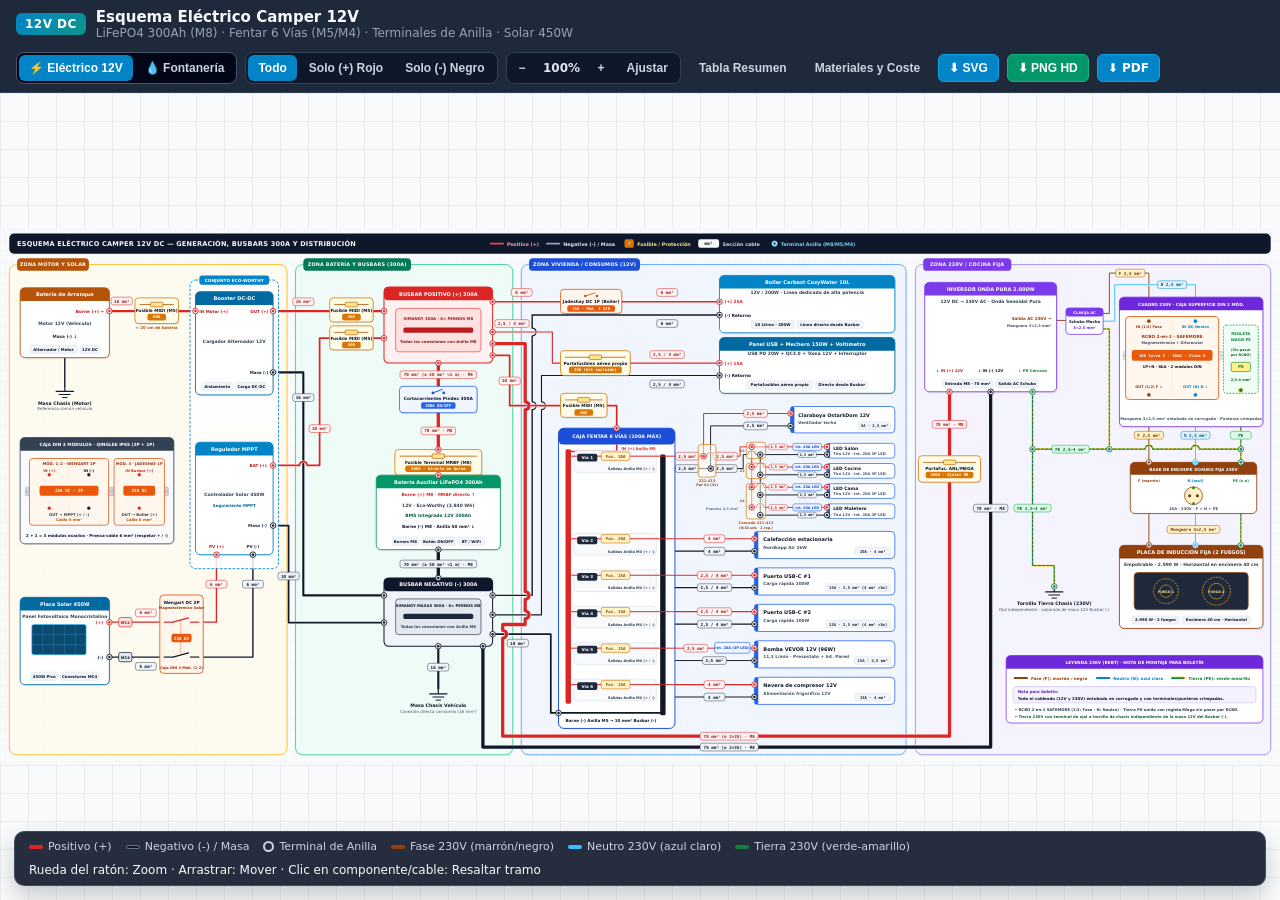
<file: index.html>
<!DOCTYPE html>
<html lang="es">
<head>
  <meta charset="UTF-8" />
  <meta name="viewport" content="width=device-width, initial-scale=1.0" />
  <title>Esquema Eléctrico Camper 12V — LiFePO4 300Ah + Solar 450W</title>
  <link rel="stylesheet" href="styles.css" />
</head>
<body>
  <div class="app-shell">
    <header class="toolbar">
      <div class="brand">
        <span class="brand-badge" id="brand-badge">12V DC</span>
        <div>
          <div class="brand-title" id="brand-title">Esquema Eléctrico Camper 12V</div>
          <div class="brand-sub" id="brand-sub">LiFePO4 300Ah (M8) · Fentar 6 Vías (M5/M4) · Terminales de Anilla · Solar 450W</div>
        </div>
      </div>

      <div class="toolbar-controls">
        <div class="btn-group scheme-switcher" aria-label="Seleccionar esquema">
          <button class="btn active" id="scheme-electric" data-scheme="electric" title="Ver esquema eléctrico 12V">⚡ Eléctrico 12V</button>
          <button class="btn" id="scheme-plumbing" data-scheme="plumbing" title="Ver esquema de fontanería Sprinter L2H2">💧 Fontanería</button>
        </div>

        <div class="btn-group" id="filter-group" aria-label="Filtro de circuitos">
          <button class="btn active" id="filter-all" data-filter="all" title="Mostrar todos los tramos">Todo</button>
          <button class="btn" id="filter-pos" data-filter="pos" title="Resaltar cables positivos (+)">Solo (+) Rojo</button>
          <button class="btn" id="filter-neg" data-filter="neg" title="Resaltar cables negativos (-)">Solo (-) Negro</button>
        </div>

        <div class="btn-group" aria-label="Controles de zoom">
          <button class="btn" id="zoom-out" title="Alejar (-)">−</button>
          <span class="zoom-readout" id="zoom-readout">100%</span>
          <button class="btn" id="zoom-in" title="Acercar (+)">+</button>
          <button class="btn" id="zoom-fit" title="Ajustar a pantalla">Ajustar</button>
          <button class="btn" id="clear-selection" title="Limpiar selección" style="display: none;">✕ Limpiar</button>
        </div>

        <button class="btn" id="toggle-drawer" title="Ver tabla de resumen">Tabla Resumen</button>
        <button class="btn" id="toggle-bom" title="Ver lista de materiales y especificaciones">Materiales y Coste</button>
        <button class="btn btn-primary" id="export-svg" title="Descargar esquema vectorial SVG">⬇ SVG</button>
        <button class="btn btn-emerald" id="export-png" title="Descargar imagen PNG de alta resolución">⬇ PNG HD</button>
        <a class="btn btn-primary" id="export-pdf" href="esquema-electrico-camper-12v.pdf" target="_blank" style="text-decoration: none;" title="Abrir dossier completo en PDF para imprimir">⬇ PDF</a>
      </div>
    </header>

    <main class="workspace">
      <div class="viewport" id="viewport">
        <svg id="diagram-svg" xmlns="http://www.w3.org/2000/svg" viewBox="0 0 3300 1380" preserveAspectRatio="xMidYMid meet"></svg>

        <div class="status-pill" id="status-pill">
          <span class="legend-chip" id="legend-chip-1"><span class="swatch pos"></span> Positivo (+)</span>
          <span class="legend-chip" id="legend-chip-2"><span class="swatch neg"></span> Negativo (-) / Masa</span>
          <span class="legend-chip" id="legend-chip-3"><span class="ring-swatch"></span> Terminal de Anilla</span>
          <span class="legend-chip" id="legend-chip-4"><span class="swatch phase"></span> Fase 230V</span>
          <span class="legend-chip" id="legend-chip-5"><span class="swatch neutral"></span> Neutro 230V</span>
          <span class="legend-chip" id="legend-chip-6"><span class="swatch earth"></span> Tierra independiente</span>
          <span id="selection-info">Rueda del ratón: Zoom · Arrastrar: Mover · Clic en componente/cable: Resaltar tramo</span>
        </div>
      </div>

      <aside class="drawer collapsed" id="summary-drawer">
        <div class="drawer-header">
          <h2 id="drawer-title">Resumen de Protecciones y Secciones</h2>
          <button class="btn" id="close-drawer">✕</button>
        </div>
        <div class="drawer-tabs">
          <button class="tab-btn active" id="tab-circuits" data-tab="circuits">Tramos y Fusibles</button>
          <button class="tab-btn" id="tab-bom" data-tab="bom">Materiales, Anillas y Coste</button>
        </div>
        <div class="drawer-body" id="drawer-body"></div>
      </aside>
    </main>
  </div>

  <script src="svg-utils.js"></script>
  <script src="plumbing.js"></script>
  <script src="app.js"></script>
</body>
</html>
</file>
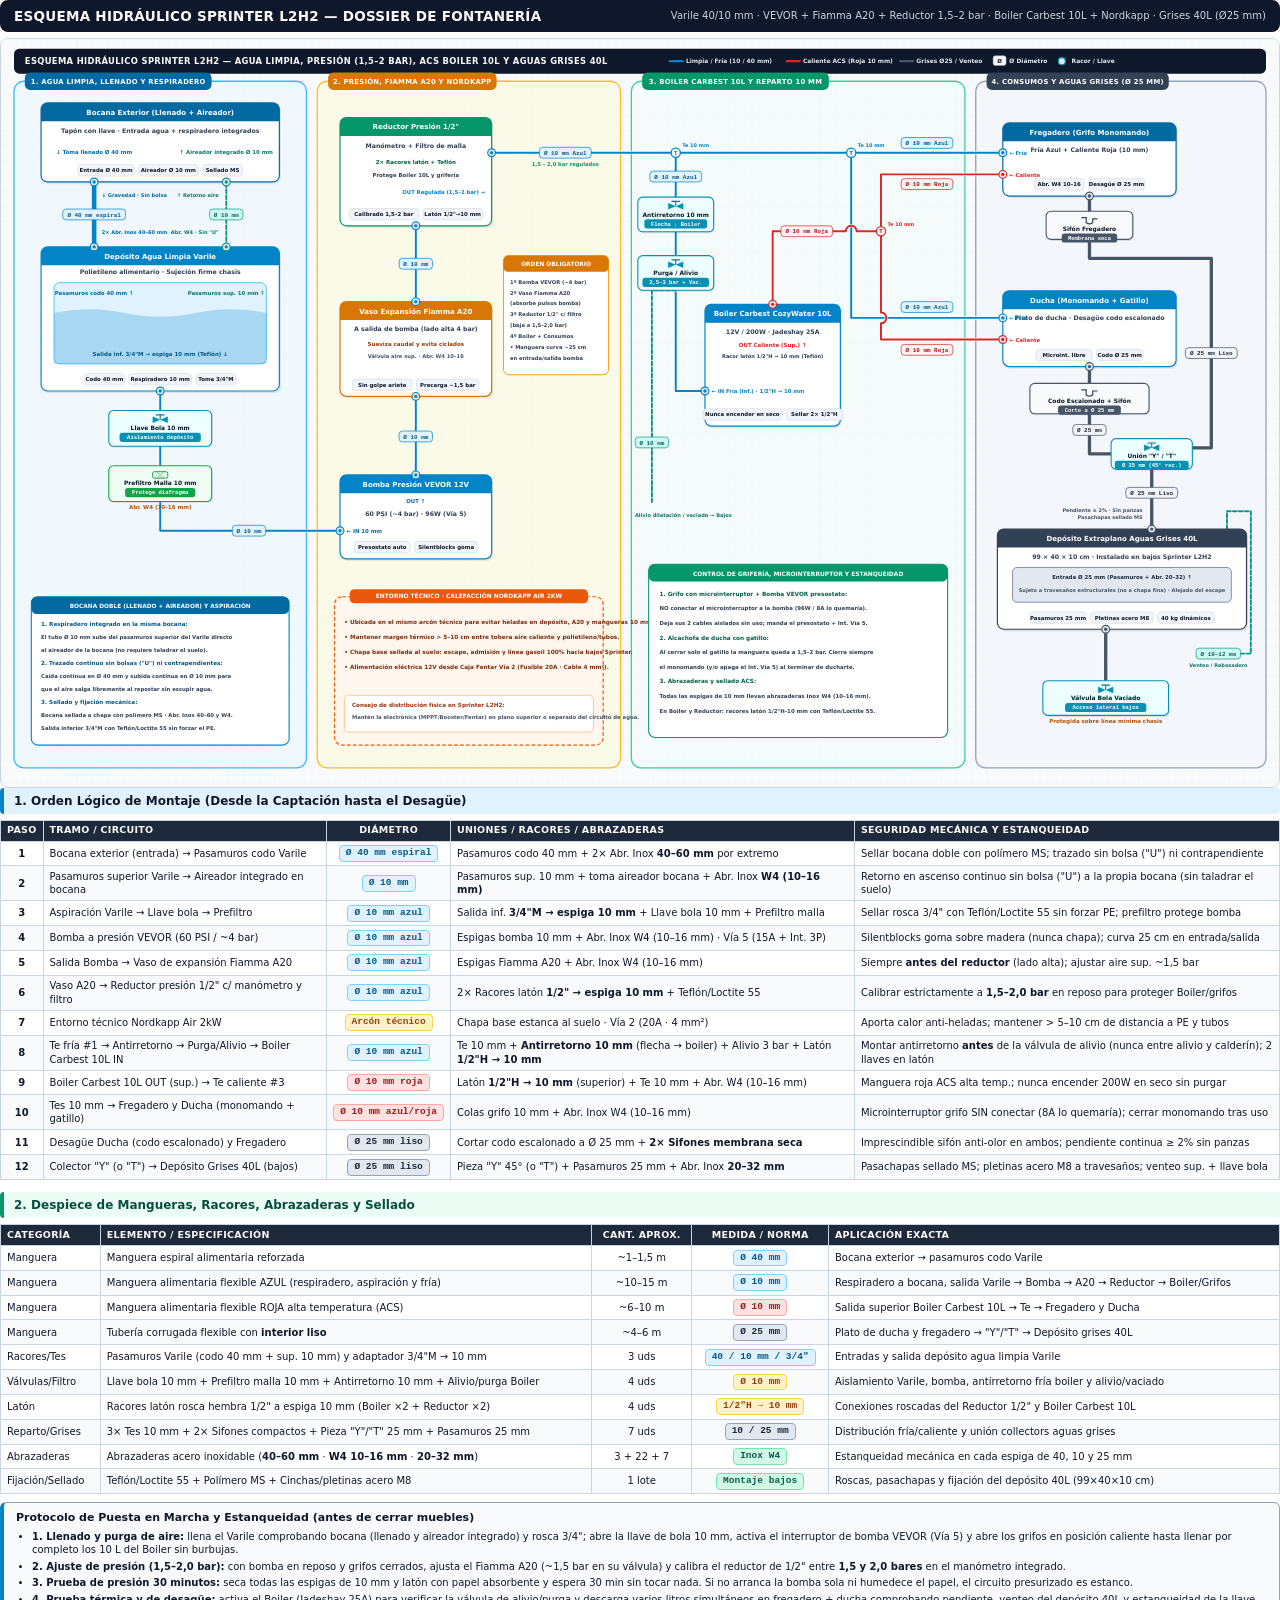
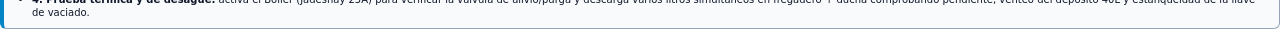
<file: dossier-fontaneria.html>
<!DOCTYPE html>
<html lang="es">
<head>
  <meta charset="UTF-8" />
  <title>Dossier Fontanería Camper Sprinter L2H2 — Agua Limpia, ACS 10L y Grises 40L</title>
  <style>
    @page {
      size: A4 landscape;
      margin: 8mm 10mm 10mm 10mm;
    }

    * {
      box-sizing: border-box;
      margin: 0;
      padding: 0;
    }

    body {
      font-family: 'Segoe UI', system-ui, -apple-system, sans-serif;
      color: #0f172a;
      background: #ffffff;
      -webkit-print-color-adjust: exact;
      print-color-adjust: exact;
      font-size: 10px;
      line-height: 1.35;
    }

    .page-diagram {
      page-break-after: always;
      display: flex;
      flex-direction: column;
      gap: 6px;
    }

    .doc-header {
      display: flex;
      justify-content: space-between;
      align-items: center;
      background: #0f172a;
      color: #f8fafc;
      padding: 7px 14px;
      border-radius: 8px;
    }

    .doc-header h1 {
      font-size: 13.5px;
      font-weight: 800;
      letter-spacing: 0.02em;
    }

    .doc-header .meta {
      font-size: 10px;
      color: #cbd5e1;
      text-align: right;
    }

    .svg-frame {
      width: 100%;
      border: 1px solid #cbd5e1;
      border-radius: 8px;
      overflow: hidden;
      background: #f8fafc;
    }

    #diagram-svg {
      width: 100%;
      height: auto;
      display: block;
    }

    .section {
      margin-bottom: 12px;
    }

    .page-break {
      page-break-before: always;
    }

    h2.sec-title {
      font-size: 12px;
      font-weight: 800;
      color: #0f172a;
      background: #e0f2fe;
      border-left: 4px solid #0284c7;
      padding: 5px 10px;
      border-radius: 4px;
      margin-bottom: 6px;
      break-after: avoid;
    }

    h2.sec-title.green {
      border-left-color: #059669;
      background: #ecfdf5;
      color: #064e3b;
    }

    h2.sec-title.slate {
      border-left-color: #334155;
      background: #f1f5f9;
      color: #0f172a;
    }

    table {
      width: 100%;
      border-collapse: collapse;
      margin-bottom: 8px;
    }

    thead {
      display: table-header-group;
    }

    tr {
      break-inside: avoid;
    }

    th, td {
      border: 1px solid #cbd5e1;
      padding: 3.5px 6px;
      text-align: left;
      vertical-align: middle;
    }

    th {
      background: #1e293b;
      color: #f8fafc;
      font-size: 9.5px;
      font-weight: 700;
      text-transform: uppercase;
      letter-spacing: 0.03em;
    }

    tbody tr:nth-child(even) {
      background: #f8fafc;
    }

    .tc {
      text-align: center;
    }

    .pill {
      display: inline-block;
      padding: 1px 6px;
      border-radius: 4px;
      font-family: 'Consolas', monospace;
      font-size: 9.5px;
      font-weight: 700;
      white-space: nowrap;
    }

    .pill-blue {
      background: #e0f2fe;
      color: #075985;
      border: 1px solid #7dd3fc;
    }

    .pill-red {
      background: #fee2e2;
      color: #991b1b;
      border: 1px solid #fca5a5;
    }

    .pill-grey {
      background: #e2e8f0;
      color: #1e293b;
      border: 1px solid #94a3b8;
    }

    .pill-amber {
      background: #fef3c7;
      color: #92400e;
      border: 1px solid #fcd34d;
    }

    .pill-owned {
      background: #d1fae5;
      color: #065f46;
      border: 1px solid #6ee7b7;
    }

    .notes-box {
      background: #f8fafc;
      border: 1px solid #94a3b8;
      border-left: 4px solid #0284c7;
      border-radius: 6px;
      padding: 8px 12px;
      margin-top: 8px;
      break-inside: avoid;
    }

    .notes-box h3 {
      font-size: 11px;
      font-weight: 800;
      margin-bottom: 4px;
      color: #0f172a;
    }

    .notes-box ul {
      padding-left: 16px;
      display: flex;
      flex-direction: column;
      gap: 3px;
    }
  </style>
</head>
<body data-doc="plumbing">

  <!-- PÁGINA 1: ESQUEMA HIDRÁULICO VECTORIAL -->
  <section class="page-diagram">
    <div class="doc-header">
      <div>
        <h1>ESQUEMA HIDRÁULICO SPRINTER L2H2 — DOSSIER DE FONTANERÍA</h1>
      </div>
      <div class="meta">
        Varile 40/10 mm · VEVOR + Fiamma A20 + Reductor 1,5–2 bar · Boiler Carbest 10L + Nordkapp · Grises 40L (Ø25 mm)
      </div>
    </div>
    <div class="svg-frame">
      <svg id="diagram-svg" xmlns="http://www.w3.org/2000/svg" viewBox="0 0 2360 1380"></svg>
    </div>
  </section>

  <!-- PÁGINA 2: TABLA 1 - ORDEN LÓGICO DE MONTAJE -->
  <section class="section">
    <h2 class="sec-title">1. Orden Lógico de Montaje (Desde la Captación hasta el Desagüe)</h2>
    <table>
      <thead>
        <tr>
          <th class="tc">Paso</th>
          <th>Tramo / Circuito</th>
          <th class="tc">Diámetro</th>
          <th>Uniones / Racores / Abrazaderas</th>
          <th>Seguridad Mecánica y Estanqueidad</th>
        </tr>
      </thead>
      <tbody>
        <tr>
          <td class="tc"><strong>1</strong></td>
          <td>Bocana exterior (entrada) → Pasamuros codo Varile</td>
          <td class="tc"><span class="pill pill-blue">Ø 40 mm espiral</span></td>
          <td>Pasamuros codo 40 mm + 2× Abr. Inox <strong>40–60 mm</strong> por extremo</td>
          <td>Sellar bocana doble con polímero MS; trazado sin bolsa ("U") ni contrapendiente</td>
        </tr>
        <tr>
          <td class="tc"><strong>2</strong></td>
          <td>Pasamuros superior Varile → Aireador integrado en bocana</td>
          <td class="tc"><span class="pill pill-blue">Ø 10 mm</span></td>
          <td>Pasamuros sup. 10 mm + toma aireador bocana + Abr. Inox <strong>W4 (10–16 mm)</strong></td>
          <td>Retorno en ascenso continuo sin bolsa ("U") a la propia bocana (sin taladrar el suelo)</td>
        </tr>
        <tr>
          <td class="tc"><strong>3</strong></td>
          <td>Aspiración Varile → Llave bola → Prefiltro</td>
          <td class="tc"><span class="pill pill-blue">Ø 10 mm azul</span></td>
          <td>Salida inf. <strong>3/4"M → espiga 10 mm</strong> + Llave bola 10 mm + Prefiltro malla</td>
          <td>Sellar rosca 3/4" con Teflón/Loctite 55 sin forzar PE; prefiltro protege bomba</td>
        </tr>
        <tr>
          <td class="tc"><strong>4</strong></td>
          <td>Bomba a presión VEVOR (60 PSI / ~4 bar)</td>
          <td class="tc"><span class="pill pill-blue">Ø 10 mm azul</span></td>
          <td>Espigas bomba 10 mm + Abr. Inox W4 (10–16 mm) · Vía 5 (15A + Int. 3P)</td>
          <td>Silentblocks goma sobre madera (nunca chapa); curva 25 cm en entrada/salida</td>
        </tr>
        <tr>
          <td class="tc"><strong>5</strong></td>
          <td>Salida Bomba → Vaso de expansión Fiamma A20</td>
          <td class="tc"><span class="pill pill-blue">Ø 10 mm azul</span></td>
          <td>Espigas Fiamma A20 + Abr. Inox W4 (10–16 mm)</td>
          <td>Siempre <strong>antes del reductor</strong> (lado alta); ajustar aire sup. ~1,5 bar</td>
        </tr>
        <tr>
          <td class="tc"><strong>6</strong></td>
          <td>Vaso A20 → Reductor presión 1/2" c/ manómetro y filtro</td>
          <td class="tc"><span class="pill pill-blue">Ø 10 mm azul</span></td>
          <td>2× Racores latón <strong>1/2" → espiga 10 mm</strong> + Teflón/Loctite 55</td>
          <td>Calibrar estrictamente a <strong>1,5–2,0 bar</strong> en reposo para proteger Boiler/grifos</td>
        </tr>
        <tr>
          <td class="tc"><strong>7</strong></td>
          <td>Entorno técnico Nordkapp Air 2kW</td>
          <td class="tc"><span class="pill pill-amber">Arcón técnico</span></td>
          <td>Chapa base estanca al suelo · Vía 2 (20A · 4 mm²)</td>
          <td>Aporta calor anti-heladas; mantener &gt; 5–10 cm de distancia a PE y tubos</td>
        </tr>
        <tr>
          <td class="tc"><strong>8</strong></td>
          <td>Te fría #1 → Antirretorno → Purga/Alivio → Boiler Carbest 10L IN</td>
          <td class="tc"><span class="pill pill-blue">Ø 10 mm azul</span></td>
          <td>Te 10 mm + <strong>Antirretorno 10 mm</strong> (flecha → boiler) + Alivio 3 bar + Latón <strong>1/2"H → 10 mm</strong></td>
          <td>Montar antirretorno <strong>antes</strong> de la válvula de alivio (nunca entre alivio y calderín); 2 llaves en latón</td>
        </tr>
        <tr>
          <td class="tc"><strong>9</strong></td>
          <td>Boiler Carbest 10L OUT (sup.) → Te caliente #3</td>
          <td class="tc"><span class="pill pill-red">Ø 10 mm roja</span></td>
          <td>Latón <strong>1/2"H → 10 mm</strong> (superior) + Te 10 mm + Abr. W4 (10–16 mm)</td>
          <td>Manguera roja ACS alta temp.; nunca encender 200W en seco sin purgar</td>
        </tr>
        <tr>
          <td class="tc"><strong>10</strong></td>
          <td>Tes 10 mm → Fregadero y Ducha (monomando + gatillo)</td>
          <td class="tc"><span class="pill pill-red">Ø 10 mm azul/roja</span></td>
          <td>Colas grifo 10 mm + Abr. Inox W4 (10–16 mm)</td>
          <td>Microinterruptor grifo SIN conectar (8A lo quemaría); cerrar monomando tras uso</td>
        </tr>
        <tr>
          <td class="tc"><strong>11</strong></td>
          <td>Desagüe Ducha (codo escalonado) y Fregadero</td>
          <td class="tc"><span class="pill pill-grey">Ø 25 mm liso</span></td>
          <td>Cortar codo escalonado a Ø 25 mm + <strong>2× Sifones membrana seca</strong></td>
          <td>Imprescindible sifón anti-olor en ambos; pendiente continua ≥ 2% sin panzas</td>
        </tr>
        <tr>
          <td class="tc"><strong>12</strong></td>
          <td>Colector "Y" (o "T") → Depósito Grises 40L (bajos)</td>
          <td class="tc"><span class="pill pill-grey">Ø 25 mm liso</span></td>
          <td>Pieza "Y" 45° (o "T") + Pasamuros 25 mm + Abr. Inox <strong>20–32 mm</strong></td>
          <td>Pasachapas sellado MS; pletinas acero M8 a travesaños; venteo sup. + llave bola</td>
        </tr>
      </tbody>
    </table>
  </section>

  <!-- PÁGINA 3: TABLA 2 - MANGUERAS, RACORES Y PRUEBA DE ESTANQUEIDAD -->
  <section class="section page-break">
    <h2 class="sec-title green">2. Despiece de Mangueras, Racores, Abrazaderas y Sellado</h2>
    <table>
      <thead>
        <tr>
          <th>Categoría</th>
          <th>Elemento / Especificación</th>
          <th class="tc">Cant. aprox.</th>
          <th class="tc">Medida / Norma</th>
          <th>Aplicación exacta</th>
        </tr>
      </thead>
      <tbody>
        <tr><td>Manguera</td><td>Manguera espiral alimentaria reforzada</td><td class="tc">~1–1,5 m</td><td class="tc"><span class="pill pill-blue">Ø 40 mm</span></td><td>Bocana exterior → pasamuros codo Varile</td></tr>
        <tr><td>Manguera</td><td>Manguera alimentaria flexible AZUL (respiradero, aspiración y fría)</td><td class="tc">~10–15 m</td><td class="tc"><span class="pill pill-blue">Ø 10 mm</span></td><td>Respiradero a bocana, salida Varile → Bomba → A20 → Reductor → Boiler/Grifos</td></tr>
        <tr><td>Manguera</td><td>Manguera alimentaria flexible ROJA alta temperatura (ACS)</td><td class="tc">~6–10 m</td><td class="tc"><span class="pill pill-red">Ø 10 mm</span></td><td>Salida superior Boiler Carbest 10L → Te → Fregadero y Ducha</td></tr>
        <tr><td>Manguera</td><td>Tubería corrugada flexible con <strong>interior liso</strong></td><td class="tc">~4–6 m</td><td class="tc"><span class="pill pill-grey">Ø 25 mm</span></td><td>Plato de ducha y fregadero → "Y"/"T" → Depósito grises 40L</td></tr>
        <tr><td>Racores/Tes</td><td>Pasamuros Varile (codo 40 mm + sup. 10 mm) y adaptador 3/4"M → 10 mm</td><td class="tc">3 uds</td><td class="tc"><span class="pill pill-blue">40 / 10 mm / 3/4"</span></td><td>Entradas y salida depósito agua limpia Varile</td></tr>
        <tr><td>Válvulas/Filtro</td><td>Llave bola 10 mm + Prefiltro malla 10 mm + Antirretorno 10 mm + Alivio/purga Boiler</td><td class="tc">4 uds</td><td class="tc"><span class="pill pill-amber">Ø 10 mm</span></td><td>Aislamiento Varile, bomba, antirretorno fría boiler y alivio/vaciado</td></tr>
        <tr><td>Latón</td><td>Racores latón rosca hembra 1/2" a espiga 10 mm (Boiler ×2 + Reductor ×2)</td><td class="tc">4 uds</td><td class="tc"><span class="pill pill-amber">1/2"H → 10 mm</span></td><td>Conexiones roscadas del Reductor 1/2" y Boiler Carbest 10L</td></tr>
        <tr><td>Reparto/Grises</td><td>3× Tes 10 mm + 2× Sifones compactos + Pieza "Y"/"T" 25 mm + Pasamuros 25 mm</td><td class="tc">7 uds</td><td class="tc"><span class="pill pill-grey">10 / 25 mm</span></td><td>Distribución fría/caliente y unión collectors aguas grises</td></tr>
        <tr><td>Abrazaderas</td><td>Abrazaderas acero inoxidable (<strong>40–60 mm</strong> · <strong>W4 10–16 mm</strong> · <strong>20–32 mm</strong>)</td><td class="tc">3 + 22 + 7</td><td class="tc"><span class="pill pill-owned">Inox W4</span></td><td>Estanqueidad mecánica en cada espiga de 40, 10 y 25 mm</td></tr>
        <tr><td>Fijación/Sellado</td><td>Teflón/Loctite 55 + Polímero MS + Cinchas/pletinas acero M8</td><td class="tc">1 lote</td><td class="tc"><span class="pill pill-owned">Montaje bajos</span></td><td>Roscas, pasachapas y fijación del depósito 40L (99×40×10 cm)</td></tr>
      </tbody>
    </table>

    <div class="notes-box">
      <h3>Protocolo de Puesta en Marcha y Estanqueidad (antes de cerrar muebles)</h3>
      <ul>
        <li><strong>1. Llenado y purga de aire:</strong> llena el Varile comprobando bocana (llenado y aireador integrado) y rosca 3/4"; abre la llave de bola 10 mm, activa el interruptor de bomba VEVOR (Vía 5) y abre los grifos en posición caliente hasta llenar por completo los 10 L del Boiler sin burbujas.</li>
        <li><strong>2. Ajuste de presión (1,5–2,0 bar):</strong> con bomba en reposo y grifos cerrados, ajusta el Fiamma A20 (~1,5 bar en su válvula) y calibra el reductor de 1/2" entre <strong>1,5 y 2,0 bares</strong> en el manómetro integrado.</li>
        <li><strong>3. Prueba de presión 30 minutos:</strong> seca todas las espigas de 10 mm y latón con papel absorbente y espera 30 min sin tocar nada. Si no arranca la bomba sola ni humedece el papel, el circuito presurizado es estanco.</li>
        <li><strong>4. Prueba térmica y de desagüe:</strong> activa el Boiler (Jadeshay 25A) para verificar la válvula de alivio/purga y descarga varios litros simultáneos en fregadero + ducha comprobando pendiente, venteo del depósito 40L y estanqueidad de la llave de vaciado.</li>
      </ul>
    </div>
  </section>

  <script src="svg-utils.js"></script>
  <script src="plumbing.js"></script>
</body>
</html>
</file>
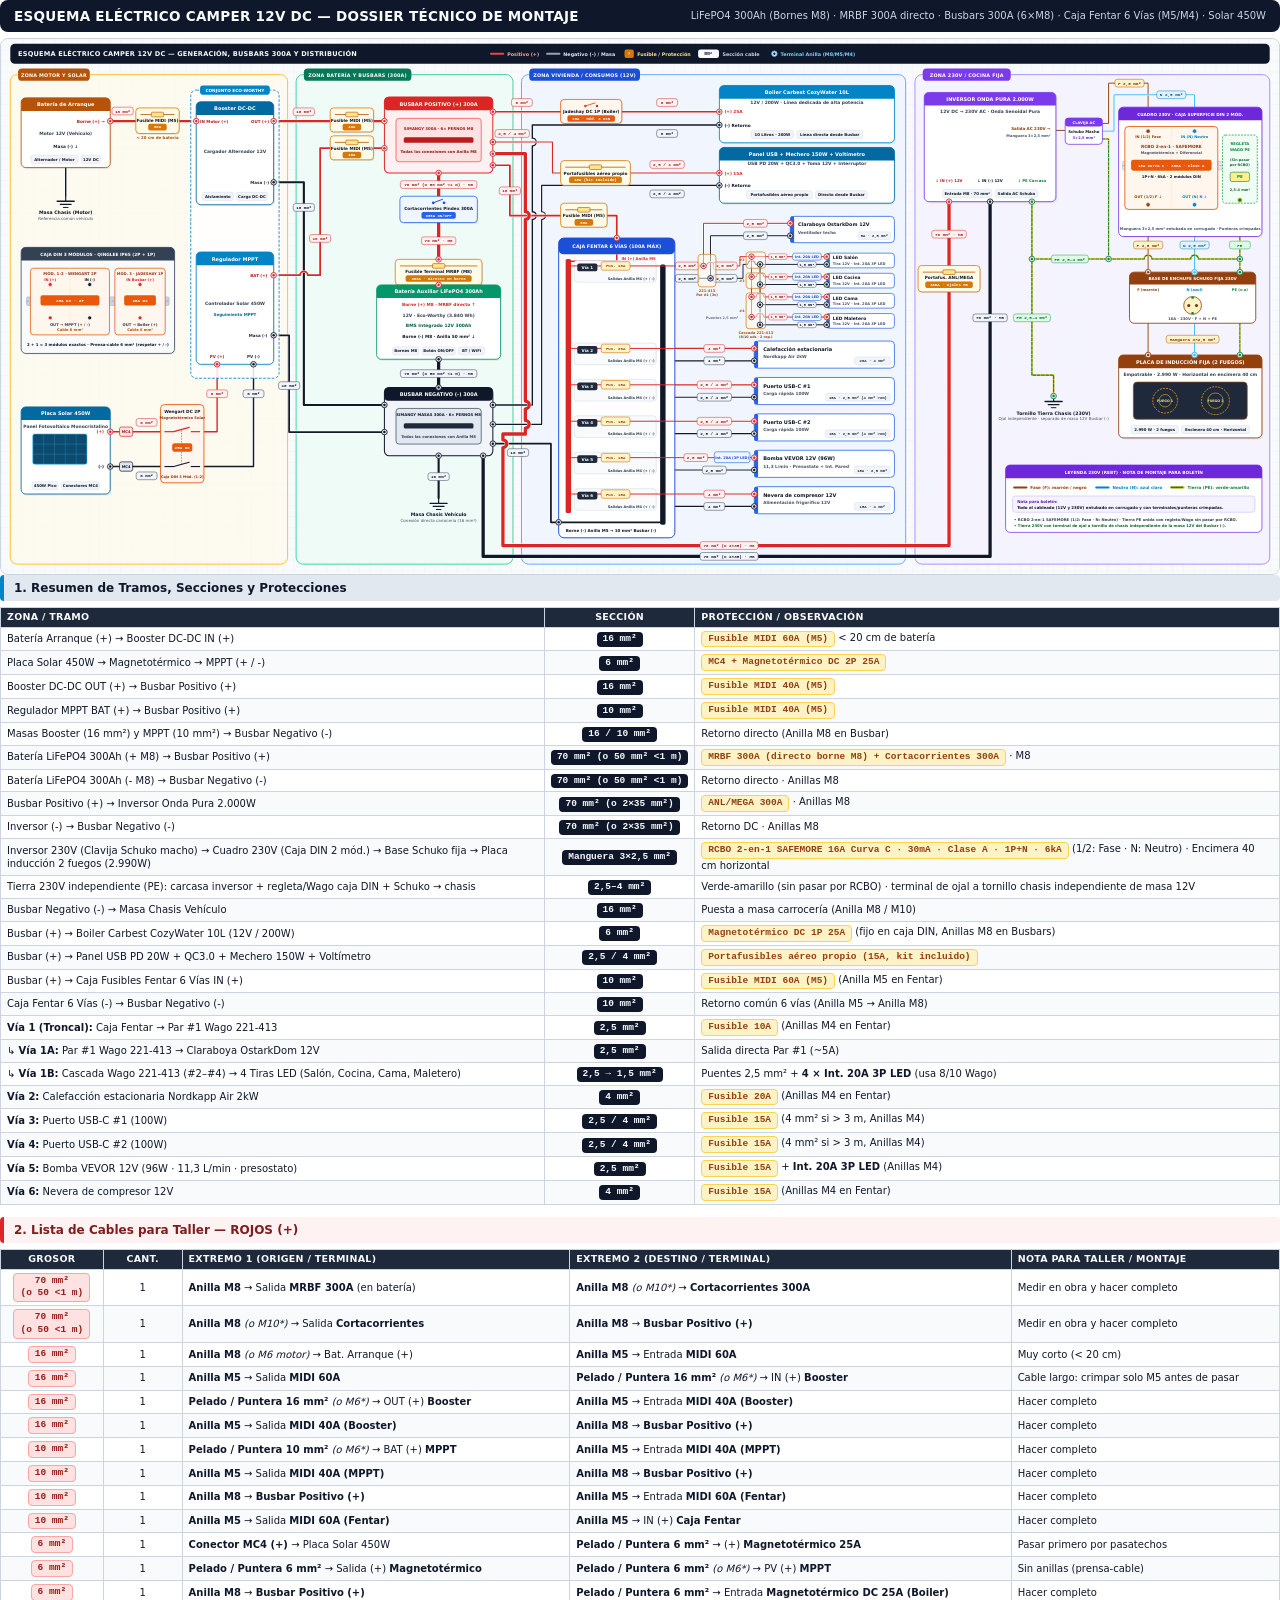
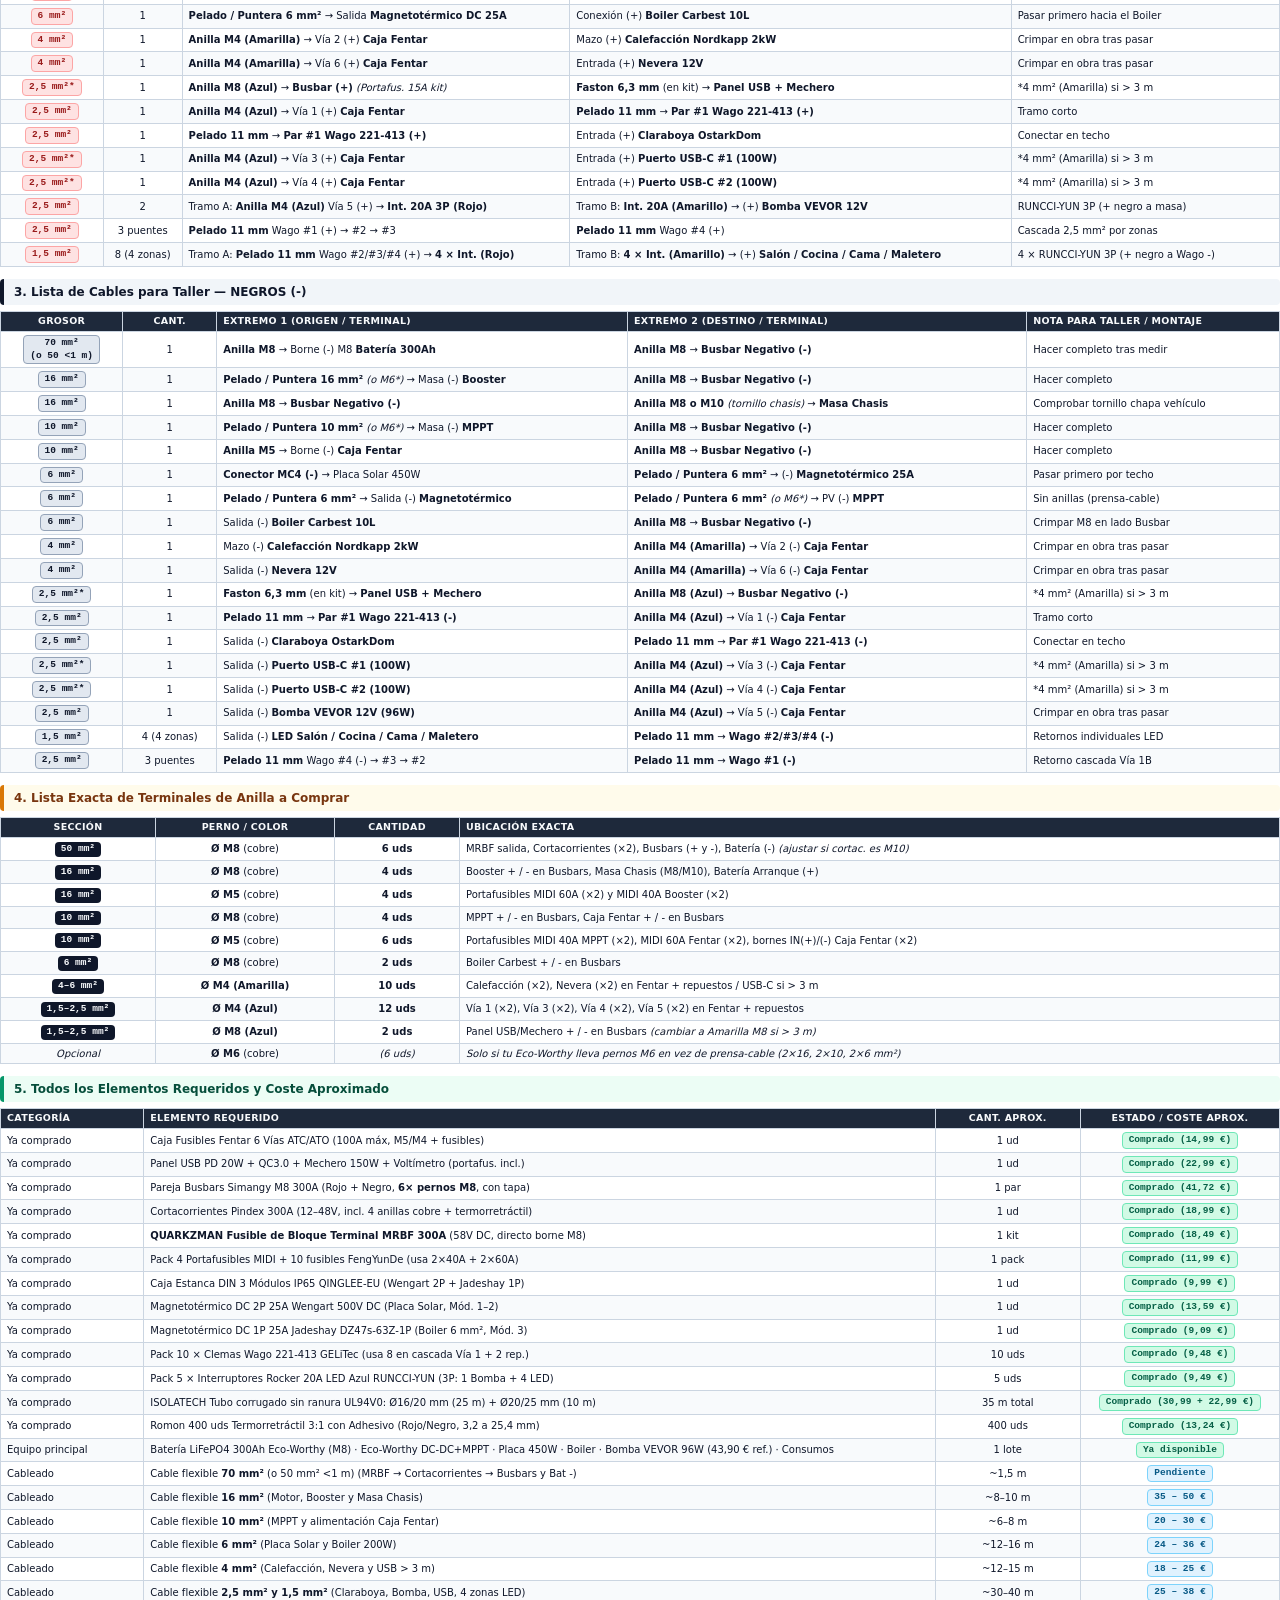
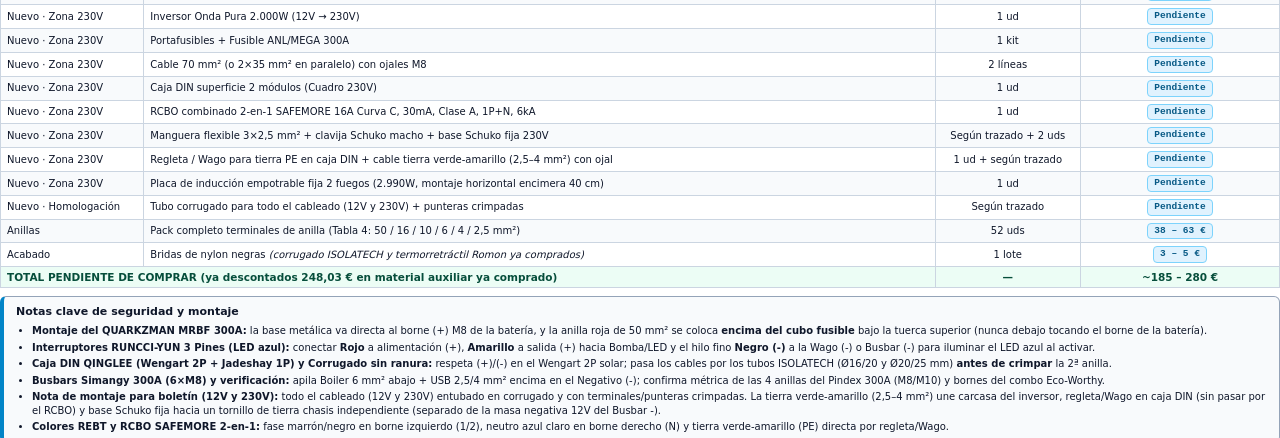
<file: dossier-impresion.html>
<!DOCTYPE html>
<html lang="es">
<head>
  <meta charset="UTF-8" />
  <title>Dossier Esquema Eléctrico Camper 12V — LiFePO4 300Ah + Solar 450W</title>
  <style>
    @page {
      size: A4 landscape;
      margin: 8mm 10mm 10mm 10mm;
    }

    * {
      box-sizing: border-box;
      margin: 0;
      padding: 0;
    }

    body {
      font-family: 'Segoe UI', system-ui, -apple-system, sans-serif;
      color: #0f172a;
      background: #ffffff;
      -webkit-print-color-adjust: exact;
      print-color-adjust: exact;
      font-size: 10px;
      line-height: 1.35;
    }

    .page-diagram {
      page-break-after: always;
      display: flex;
      flex-direction: column;
      gap: 6px;
    }

    .doc-header {
      display: flex;
      justify-content: space-between;
      align-items: center;
      background: #0f172a;
      color: #f8fafc;
      padding: 7px 14px;
      border-radius: 8px;
    }

    .doc-header h1 {
      font-size: 13.5px;
      font-weight: 800;
      letter-spacing: 0.02em;
    }

    .doc-header .meta {
      font-size: 10px;
      color: #cbd5e1;
      text-align: right;
    }

    .svg-frame {
      width: 100%;
      border: 1px solid #cbd5e1;
      border-radius: 8px;
      overflow: hidden;
      background: #f8fafc;
    }

    #diagram-svg {
      width: 100%;
      height: auto;
      display: block;
    }

    .section {
      margin-bottom: 12px;
    }

    .page-break {
      page-break-before: always;
    }

    h2.sec-title {
      font-size: 12px;
      font-weight: 800;
      color: #0f172a;
      background: #e2e8f0;
      border-left: 4px solid #0284c7;
      padding: 5px 10px;
      border-radius: 4px;
      margin-bottom: 6px;
      break-after: avoid;
    }

    h2.sec-title.red {
      border-left-color: #dc2626;
      background: #fef2f2;
      color: #7f1d1d;
    }

    h2.sec-title.black {
      border-left-color: #0f172a;
      background: #f1f5f9;
      color: #0f172a;
    }

    h2.sec-title.amber {
      border-left-color: #d97706;
      background: #fffbeb;
      color: #78350f;
    }

    h2.sec-title.green {
      border-left-color: #059669;
      background: #ecfdf5;
      color: #064e3b;
    }

    table {
      width: 100%;
      border-collapse: collapse;
      margin-bottom: 8px;
    }

    thead {
      display: table-header-group;
    }

    tr {
      break-inside: avoid;
    }

    th, td {
      border: 1px solid #cbd5e1;
      padding: 3px 6px;
      text-align: left;
      vertical-align: middle;
    }

    th {
      background: #1e293b;
      color: #f8fafc;
      font-size: 9.5px;
      font-weight: 700;
      text-transform: uppercase;
      letter-spacing: 0.03em;
    }

    tbody tr:nth-child(even) {
      background: #f8fafc;
    }

    .tc {
      text-align: center;
    }

    .pill {
      display: inline-block;
      padding: 1px 6px;
      border-radius: 4px;
      font-family: 'Consolas', monospace;
      font-size: 9.5px;
      font-weight: 700;
      white-space: nowrap;
    }

    .pill-gauge {
      background: #0f172a;
      color: #f8fafc;
    }

    .pill-pos {
      background: #fee2e2;
      color: #991b1b;
      border: 1px solid #fca5a5;
    }

    .pill-neg {
      background: #e2e8f0;
      color: #0f172a;
      border: 1px solid #94a3b8;
    }

    .pill-fuse {
      background: #fef3c7;
      color: #92400e;
      border: 1px solid #fcd34d;
    }

    .pill-owned {
      background: #d1fae5;
      color: #065f46;
      border: 1px solid #6ee7b7;
    }

    .pill-cost {
      background: #e0f2fe;
      color: #075985;
      border: 1px solid #7dd3fc;
    }

    .notes-box {
      background: #f8fafc;
      border: 1px solid #94a3b8;
      border-left: 4px solid #0284c7;
      border-radius: 6px;
      padding: 8px 12px;
      margin-top: 6px;
      break-inside: avoid;
    }

    .notes-box h3 {
      font-size: 11px;
      font-weight: 800;
      margin-bottom: 4px;
      color: #0f172a;
    }

    .notes-box ul {
      padding-left: 16px;
      display: flex;
      flex-direction: column;
      gap: 3px;
    }

    .total-row td {
      background: #ecfdf5 !important;
      font-weight: 800;
      color: #064e3b;
      font-size: 10.5px;
    }
  </style>
</head>
<body>

  <!-- PÁGINA 1: ESQUEMA ELÉCTRICO VECTORIAL -->
  <section class="page-diagram">
    <div class="doc-header">
      <div>
        <h1>ESQUEMA ELÉCTRICO CAMPER 12V DC — DOSSIER TÉCNICO DE MONTAJE</h1>
      </div>
      <div class="meta">
        LiFePO4 300Ah (Bornes M8) · MRBF 300A directo · Busbars 300A (6×M8) · Caja Fentar 6 Vías (M5/M4) · Solar 450W
      </div>
    </div>
    <div class="svg-frame">
      <svg id="diagram-svg" xmlns="http://www.w3.org/2000/svg" viewBox="0 0 3300 1380"></svg>
    </div>
  </section>

  <!-- PÁGINA 2: TABLA 1 - RESUMEN DE TRAMOS Y PROTECCIONES -->
  <section class="section">
    <h2 class="sec-title">1. Resumen de Tramos, Secciones y Protecciones</h2>
    <table>
      <thead>
        <tr>
          <th>Zona / Tramo</th>
          <th class="tc">Sección</th>
          <th>Protección / Observación</th>
        </tr>
      </thead>
      <tbody>
        <tr><td>Batería Arranque (+) → Booster DC-DC IN (+)</td><td class="tc"><span class="pill pill-gauge">16 mm²</span></td><td><span class="pill pill-fuse">Fusible MIDI 60A (M5)</span> &lt; 20 cm de batería</td></tr>
        <tr><td>Placa Solar 450W → Magnetotérmico → MPPT (+ / -)</td><td class="tc"><span class="pill pill-gauge">6 mm²</span></td><td><span class="pill pill-fuse">MC4 + Magnetotérmico DC 2P 25A</span></td></tr>
        <tr><td>Booster DC-DC OUT (+) → Busbar Positivo (+)</td><td class="tc"><span class="pill pill-gauge">16 mm²</span></td><td><span class="pill pill-fuse">Fusible MIDI 40A (M5)</span></td></tr>
        <tr><td>Regulador MPPT BAT (+) → Busbar Positivo (+)</td><td class="tc"><span class="pill pill-gauge">10 mm²</span></td><td><span class="pill pill-fuse">Fusible MIDI 40A (M5)</span></td></tr>
        <tr><td>Masas Booster (16 mm²) y MPPT (10 mm²) → Busbar Negativo (-)</td><td class="tc"><span class="pill pill-gauge">16 / 10 mm²</span></td><td>Retorno directo (Anilla M8 en Busbar)</td></tr>
        <tr><td>Batería LiFePO4 300Ah (+ M8) → Busbar Positivo (+)</td><td class="tc"><span class="pill pill-gauge">70 mm² (o 50 mm² &lt;1 m)</span></td><td><span class="pill pill-fuse">MRBF 300A (directo borne M8) + Cortacorrientes 300A</span> · M8</td></tr>
        <tr><td>Batería LiFePO4 300Ah (- M8) → Busbar Negativo (-)</td><td class="tc"><span class="pill pill-gauge">70 mm² (o 50 mm² &lt;1 m)</span></td><td>Retorno directo · Anillas M8</td></tr>
        <tr><td>Busbar Positivo (+) → Inversor Onda Pura 2.000W</td><td class="tc"><span class="pill pill-gauge">70 mm² (o 2×35 mm²)</span></td><td><span class="pill pill-fuse">ANL/MEGA 300A</span> · Anillas M8</td></tr>
        <tr><td>Inversor (-) → Busbar Negativo (-)</td><td class="tc"><span class="pill pill-gauge">70 mm² (o 2×35 mm²)</span></td><td>Retorno DC · Anillas M8</td></tr>
        <tr><td>Inversor 230V (Clavija Schuko macho) → Cuadro 230V (Caja DIN 2 mód.) → Base Schuko fija → Placa inducción 2 fuegos (2.990W)</td><td class="tc"><span class="pill pill-gauge">Manguera 3×2,5 mm²</span></td><td><span class="pill pill-fuse">RCBO 2-en-1 SAFEMORE 16A Curva C · 30mA · Clase A · 1P+N · 6kA</span> (1/2: Fase · N: Neutro) · Encimera 40 cm horizontal</td></tr>
        <tr><td>Tierra 230V independiente (PE): carcasa inversor + regleta/Wago caja DIN + Schuko → chasis</td><td class="tc"><span class="pill pill-gauge">2,5–4 mm²</span></td><td>Verde-amarillo (sin pasar por RCBO) · terminal de ojal a tornillo chasis independiente de masa 12V</td></tr>
        <tr><td>Busbar Negativo (-) → Masa Chasis Vehículo</td><td class="tc"><span class="pill pill-gauge">16 mm²</span></td><td>Puesta a masa carrocería (Anilla M8 / M10)</td></tr>
        <tr><td>Busbar (+) → Boiler Carbest CozyWater 10L (12V / 200W)</td><td class="tc"><span class="pill pill-gauge">6 mm²</span></td><td><span class="pill pill-fuse">Magnetotérmico DC 1P 25A</span> (fijo en caja DIN, Anillas M8 en Busbars)</td></tr>
        <tr><td>Busbar (+) → Panel USB PD 20W + QC3.0 + Mechero 150W + Voltímetro</td><td class="tc"><span class="pill pill-gauge">2,5 / 4 mm²</span></td><td><span class="pill pill-fuse">Portafusibles aéreo propio (15A, kit incluido)</span></td></tr>
        <tr><td>Busbar (+) → Caja Fusibles Fentar 6 Vías IN (+)</td><td class="tc"><span class="pill pill-gauge">10 mm²</span></td><td><span class="pill pill-fuse">Fusible MIDI 60A (M5)</span> (Anilla M5 en Fentar)</td></tr>
        <tr><td>Caja Fentar 6 Vías (-) → Busbar Negativo (-)</td><td class="tc"><span class="pill pill-gauge">10 mm²</span></td><td>Retorno común 6 vías (Anilla M5 → Anilla M8)</td></tr>
        <tr><td><strong>Vía 1 (Troncal):</strong> Caja Fentar → Par #1 Wago 221-413</td><td class="tc"><span class="pill pill-gauge">2,5 mm²</span></td><td><span class="pill pill-fuse">Fusible 10A</span> (Anillas M4 en Fentar)</td></tr>
        <tr><td>↳ <strong>Vía 1A:</strong> Par #1 Wago 221-413 → Claraboya OstarkDom 12V</td><td class="tc"><span class="pill pill-gauge">2,5 mm²</span></td><td>Salida directa Par #1 (~5A)</td></tr>
        <tr><td>↳ <strong>Vía 1B:</strong> Cascada Wago 221-413 (#2–#4) → 4 Tiras LED (Salón, Cocina, Cama, Maletero)</td><td class="tc"><span class="pill pill-gauge">2,5 → 1,5 mm²</span></td><td>Puentes 2,5 mm² + <strong>4 × Int. 20A 3P LED</strong> (usa 8/10 Wago)</td></tr>
        <tr><td><strong>Vía 2:</strong> Calefacción estacionaria Nordkapp Air 2kW</td><td class="tc"><span class="pill pill-gauge">4 mm²</span></td><td><span class="pill pill-fuse">Fusible 20A</span> (Anillas M4 en Fentar)</td></tr>
        <tr><td><strong>Vía 3:</strong> Puerto USB-C #1 (100W)</td><td class="tc"><span class="pill pill-gauge">2,5 / 4 mm²</span></td><td><span class="pill pill-fuse">Fusible 15A</span> (4 mm² si &gt; 3 m, Anillas M4)</td></tr>
        <tr><td><strong>Vía 4:</strong> Puerto USB-C #2 (100W)</td><td class="tc"><span class="pill pill-gauge">2,5 / 4 mm²</span></td><td><span class="pill pill-fuse">Fusible 15A</span> (4 mm² si &gt; 3 m, Anillas M4)</td></tr>
        <tr><td><strong>Vía 5:</strong> Bomba VEVOR 12V (96W · 11,3 L/min · presostato)</td><td class="tc"><span class="pill pill-gauge">2,5 mm²</span></td><td><span class="pill pill-fuse">Fusible 15A</span> + <strong>Int. 20A 3P LED</strong> (Anillas M4)</td></tr>
        <tr><td><strong>Vía 6:</strong> Nevera de compresor 12V</td><td class="tc"><span class="pill pill-gauge">4 mm²</span></td><td><span class="pill pill-fuse">Fusible 15A</span> (Anillas M4 en Fentar)</td></tr>
      </tbody>
    </table>
  </section>

  <!-- PÁGINA 3: TABLA 2 Y 3 - LISTADO DE CABLES PARA TALLER -->
  <section class="section page-break">
    <h2 class="sec-title red">2. Lista de Cables para Taller — ROJOS (+)</h2>
    <table>
      <thead>
        <tr>
          <th class="tc">Grosor</th>
          <th class="tc">Cant.</th>
          <th>Extremo 1 (Origen / Terminal)</th>
          <th>Extremo 2 (Destino / Terminal)</th>
          <th>Nota para taller / montaje</th>
        </tr>
      </thead>
      <tbody>
        <tr><td class="tc"><span class="pill pill-pos">70 mm²<br>(o 50 &lt;1 m)</span></td><td class="tc">1</td><td><strong>Anilla M8</strong> → Salida <strong>MRBF 300A</strong> (en batería)</td><td><strong>Anilla M8</strong> <em>(o M10*)</em> → <strong>Cortacorrientes 300A</strong></td><td>Medir en obra y hacer completo</td></tr>
        <tr><td class="tc"><span class="pill pill-pos">70 mm²<br>(o 50 &lt;1 m)</span></td><td class="tc">1</td><td><strong>Anilla M8</strong> <em>(o M10*)</em> → Salida <strong>Cortacorrientes</strong></td><td><strong>Anilla M8</strong> → <strong>Busbar Positivo (+)</strong></td><td>Medir en obra y hacer completo</td></tr>
        <tr><td class="tc"><span class="pill pill-pos">16 mm²</span></td><td class="tc">1</td><td><strong>Anilla M8</strong> <em>(o M6 motor)</em> → Bat. Arranque (+)</td><td><strong>Anilla M5</strong> → Entrada <strong>MIDI 60A</strong></td><td>Muy corto (&lt; 20 cm)</td></tr>
        <tr><td class="tc"><span class="pill pill-pos">16 mm²</span></td><td class="tc">1</td><td><strong>Anilla M5</strong> → Salida <strong>MIDI 60A</strong></td><td><strong>Pelado / Puntera 16 mm²</strong> <em>(o M6*)</em> → IN (+) <strong>Booster</strong></td><td>Cable largo: crimpar solo M5 antes de pasar</td></tr>
        <tr><td class="tc"><span class="pill pill-pos">16 mm²</span></td><td class="tc">1</td><td><strong>Pelado / Puntera 16 mm²</strong> <em>(o M6*)</em> → OUT (+) <strong>Booster</strong></td><td><strong>Anilla M5</strong> → Entrada <strong>MIDI 40A (Booster)</strong></td><td>Hacer completo</td></tr>
        <tr><td class="tc"><span class="pill pill-pos">16 mm²</span></td><td class="tc">1</td><td><strong>Anilla M5</strong> → Salida <strong>MIDI 40A (Booster)</strong></td><td><strong>Anilla M8</strong> → <strong>Busbar Positivo (+)</strong></td><td>Hacer completo</td></tr>
        <tr><td class="tc"><span class="pill pill-pos">10 mm²</span></td><td class="tc">1</td><td><strong>Pelado / Puntera 10 mm²</strong> <em>(o M6*)</em> → BAT (+) <strong>MPPT</strong></td><td><strong>Anilla M5</strong> → Entrada <strong>MIDI 40A (MPPT)</strong></td><td>Hacer completo</td></tr>
        <tr><td class="tc"><span class="pill pill-pos">10 mm²</span></td><td class="tc">1</td><td><strong>Anilla M5</strong> → Salida <strong>MIDI 40A (MPPT)</strong></td><td><strong>Anilla M8</strong> → <strong>Busbar Positivo (+)</strong></td><td>Hacer completo</td></tr>
        <tr><td class="tc"><span class="pill pill-pos">10 mm²</span></td><td class="tc">1</td><td><strong>Anilla M8</strong> → <strong>Busbar Positivo (+)</strong></td><td><strong>Anilla M5</strong> → Entrada <strong>MIDI 60A (Fentar)</strong></td><td>Hacer completo</td></tr>
        <tr><td class="tc"><span class="pill pill-pos">10 mm²</span></td><td class="tc">1</td><td><strong>Anilla M5</strong> → Salida <strong>MIDI 60A (Fentar)</strong></td><td><strong>Anilla M5</strong> → IN (+) <strong>Caja Fentar</strong></td><td>Hacer completo</td></tr>
        <tr><td class="tc"><span class="pill pill-pos">6 mm²</span></td><td class="tc">1</td><td><strong>Conector MC4 (+)</strong> → Placa Solar 450W</td><td><strong>Pelado / Puntera 6 mm²</strong> → (+) <strong>Magnetotérmico 25A</strong></td><td>Pasar primero por pasatechos</td></tr>
        <tr><td class="tc"><span class="pill pill-pos">6 mm²</span></td><td class="tc">1</td><td><strong>Pelado / Puntera 6 mm²</strong> → Salida (+) <strong>Magnetotérmico</strong></td><td><strong>Pelado / Puntera 6 mm²</strong> <em>(o M6*)</em> → PV (+) <strong>MPPT</strong></td><td>Sin anillas (prensa-cable)</td></tr>
        <tr><td class="tc"><span class="pill pill-pos">6 mm²</span></td><td class="tc">1</td><td><strong>Anilla M8</strong> → <strong>Busbar Positivo (+)</strong></td><td><strong>Pelado / Puntera 6 mm²</strong> → Entrada <strong>Magnetotérmico DC 25A (Boiler)</strong></td><td>Hacer completo</td></tr>
        <tr><td class="tc"><span class="pill pill-pos">6 mm²</span></td><td class="tc">1</td><td><strong>Pelado / Puntera 6 mm²</strong> → Salida <strong>Magnetotérmico DC 25A</strong></td><td>Conexión (+) <strong>Boiler Carbest 10L</strong></td><td>Pasar primero hacia el Boiler</td></tr>
        <tr><td class="tc"><span class="pill pill-pos">4 mm²</span></td><td class="tc">1</td><td><strong>Anilla M4 (Amarilla)</strong> → Vía 2 (+) <strong>Caja Fentar</strong></td><td>Mazo (+) <strong>Calefacción Nordkapp 2kW</strong></td><td>Crimpar en obra tras pasar</td></tr>
        <tr><td class="tc"><span class="pill pill-pos">4 mm²</span></td><td class="tc">1</td><td><strong>Anilla M4 (Amarilla)</strong> → Vía 6 (+) <strong>Caja Fentar</strong></td><td>Entrada (+) <strong>Nevera 12V</strong></td><td>Crimpar en obra tras pasar</td></tr>
        <tr><td class="tc"><span class="pill pill-pos">2,5 mm²*</span></td><td class="tc">1</td><td><strong>Anilla M8 (Azul)</strong> → <strong>Busbar (+)</strong> <em>(Portafus. 15A kit)</em></td><td><strong>Faston 6,3 mm</strong> (en kit) → <strong>Panel USB + Mechero</strong></td><td>*4 mm² (Amarilla) si &gt; 3 m</td></tr>
        <tr><td class="tc"><span class="pill pill-pos">2,5 mm²</span></td><td class="tc">1</td><td><strong>Anilla M4 (Azul)</strong> → Vía 1 (+) <strong>Caja Fentar</strong></td><td><strong>Pelado 11 mm</strong> → <strong>Par #1 Wago 221-413 (+)</strong></td><td>Tramo corto</td></tr>
        <tr><td class="tc"><span class="pill pill-pos">2,5 mm²</span></td><td class="tc">1</td><td><strong>Pelado 11 mm</strong> → <strong>Par #1 Wago 221-413 (+)</strong></td><td>Entrada (+) <strong>Claraboya OstarkDom</strong></td><td>Conectar en techo</td></tr>
        <tr><td class="tc"><span class="pill pill-pos">2,5 mm²*</span></td><td class="tc">1</td><td><strong>Anilla M4 (Azul)</strong> → Vía 3 (+) <strong>Caja Fentar</strong></td><td>Entrada (+) <strong>Puerto USB-C #1 (100W)</strong></td><td>*4 mm² (Amarilla) si &gt; 3 m</td></tr>
        <tr><td class="tc"><span class="pill pill-pos">2,5 mm²*</span></td><td class="tc">1</td><td><strong>Anilla M4 (Azul)</strong> → Vía 4 (+) <strong>Caja Fentar</strong></td><td>Entrada (+) <strong>Puerto USB-C #2 (100W)</strong></td><td>*4 mm² (Amarilla) si &gt; 3 m</td></tr>
        <tr><td class="tc"><span class="pill pill-pos">2,5 mm²</span></td><td class="tc">2</td><td>Tramo A: <strong>Anilla M4 (Azul)</strong> Vía 5 (+) → <strong>Int. 20A 3P (Rojo)</strong></td><td>Tramo B: <strong>Int. 20A (Amarillo)</strong> → (+) <strong>Bomba VEVOR 12V</strong></td><td>RUNCCI-YUN 3P (+ negro a masa)</td></tr>
        <tr><td class="tc"><span class="pill pill-pos">2,5 mm²</span></td><td class="tc">3 puentes</td><td><strong>Pelado 11 mm</strong> Wago #1 (+) → #2 → #3</td><td><strong>Pelado 11 mm</strong> Wago #4 (+)</td><td>Cascada 2,5 mm² por zonas</td></tr>
        <tr><td class="tc"><span class="pill pill-pos">1,5 mm²</span></td><td class="tc">8 (4 zonas)</td><td>Tramo A: <strong>Pelado 11 mm</strong> Wago #2/#3/#4 (+) → <strong>4 × Int. (Rojo)</strong></td><td>Tramo B: <strong>4 × Int. (Amarillo)</strong> → (+) <strong>Salón / Cocina / Cama / Maletero</strong></td><td>4 × RUNCCI-YUN 3P (+ negro a Wago -)</td></tr>
      </tbody>
    </table>
  </section>

  <section class="section page-break">
    <h2 class="sec-title black">3. Lista de Cables para Taller — NEGROS (-)</h2>
    <table>
      <thead>
        <tr>
          <th class="tc">Grosor</th>
          <th class="tc">Cant.</th>
          <th>Extremo 1 (Origen / Terminal)</th>
          <th>Extremo 2 (Destino / Terminal)</th>
          <th>Nota para taller / montaje</th>
        </tr>
      </thead>
      <tbody>
        <tr><td class="tc"><span class="pill pill-neg">70 mm²<br>(o 50 &lt;1 m)</span></td><td class="tc">1</td><td><strong>Anilla M8</strong> → Borne (-) M8 <strong>Batería 300Ah</strong></td><td><strong>Anilla M8</strong> → <strong>Busbar Negativo (-)</strong></td><td>Hacer completo tras medir</td></tr>
        <tr><td class="tc"><span class="pill pill-neg">16 mm²</span></td><td class="tc">1</td><td><strong>Pelado / Puntera 16 mm²</strong> <em>(o M6*)</em> → Masa (-) <strong>Booster</strong></td><td><strong>Anilla M8</strong> → <strong>Busbar Negativo (-)</strong></td><td>Hacer completo</td></tr>
        <tr><td class="tc"><span class="pill pill-neg">16 mm²</span></td><td class="tc">1</td><td><strong>Anilla M8</strong> → <strong>Busbar Negativo (-)</strong></td><td><strong>Anilla M8 o M10</strong> <em>(tornillo chasis)</em> → <strong>Masa Chasis</strong></td><td>Comprobar tornillo chapa vehículo</td></tr>
        <tr><td class="tc"><span class="pill pill-neg">10 mm²</span></td><td class="tc">1</td><td><strong>Pelado / Puntera 10 mm²</strong> <em>(o M6*)</em> → Masa (-) <strong>MPPT</strong></td><td><strong>Anilla M8</strong> → <strong>Busbar Negativo (-)</strong></td><td>Hacer completo</td></tr>
        <tr><td class="tc"><span class="pill pill-neg">10 mm²</span></td><td class="tc">1</td><td><strong>Anilla M5</strong> → Borne (-) <strong>Caja Fentar</strong></td><td><strong>Anilla M8</strong> → <strong>Busbar Negativo (-)</strong></td><td>Hacer completo</td></tr>
        <tr><td class="tc"><span class="pill pill-neg">6 mm²</span></td><td class="tc">1</td><td><strong>Conector MC4 (-)</strong> → Placa Solar 450W</td><td><strong>Pelado / Puntera 6 mm²</strong> → (-) <strong>Magnetotérmico 25A</strong></td><td>Pasar primero por techo</td></tr>
        <tr><td class="tc"><span class="pill pill-neg">6 mm²</span></td><td class="tc">1</td><td><strong>Pelado / Puntera 6 mm²</strong> → Salida (-) <strong>Magnetotérmico</strong></td><td><strong>Pelado / Puntera 6 mm²</strong> <em>(o M6*)</em> → PV (-) <strong>MPPT</strong></td><td>Sin anillas (prensa-cable)</td></tr>
        <tr><td class="tc"><span class="pill pill-neg">6 mm²</span></td><td class="tc">1</td><td>Salida (-) <strong>Boiler Carbest 10L</strong></td><td><strong>Anilla M8</strong> → <strong>Busbar Negativo (-)</strong></td><td>Crimpar M8 en lado Busbar</td></tr>
        <tr><td class="tc"><span class="pill pill-neg">4 mm²</span></td><td class="tc">1</td><td>Mazo (-) <strong>Calefacción Nordkapp 2kW</strong></td><td><strong>Anilla M4 (Amarilla)</strong> → Vía 2 (-) <strong>Caja Fentar</strong></td><td>Crimpar en obra tras pasar</td></tr>
        <tr><td class="tc"><span class="pill pill-neg">4 mm²</span></td><td class="tc">1</td><td>Salida (-) <strong>Nevera 12V</strong></td><td><strong>Anilla M4 (Amarilla)</strong> → Vía 6 (-) <strong>Caja Fentar</strong></td><td>Crimpar en obra tras pasar</td></tr>
        <tr><td class="tc"><span class="pill pill-neg">2,5 mm²*</span></td><td class="tc">1</td><td><strong>Faston 6,3 mm</strong> (en kit) → <strong>Panel USB + Mechero</strong></td><td><strong>Anilla M8 (Azul)</strong> → <strong>Busbar Negativo (-)</strong></td><td>*4 mm² (Amarilla) si &gt; 3 m</td></tr>
        <tr><td class="tc"><span class="pill pill-neg">2,5 mm²</span></td><td class="tc">1</td><td><strong>Pelado 11 mm</strong> → <strong>Par #1 Wago 221-413 (-)</strong></td><td><strong>Anilla M4 (Azul)</strong> → Vía 1 (-) <strong>Caja Fentar</strong></td><td>Tramo corto</td></tr>
        <tr><td class="tc"><span class="pill pill-neg">2,5 mm²</span></td><td class="tc">1</td><td>Salida (-) <strong>Claraboya OstarkDom</strong></td><td><strong>Pelado 11 mm</strong> → <strong>Par #1 Wago 221-413 (-)</strong></td><td>Conectar en techo</td></tr>
        <tr><td class="tc"><span class="pill pill-neg">2,5 mm²*</span></td><td class="tc">1</td><td>Salida (-) <strong>Puerto USB-C #1 (100W)</strong></td><td><strong>Anilla M4 (Azul)</strong> → Vía 3 (-) <strong>Caja Fentar</strong></td><td>*4 mm² (Amarilla) si &gt; 3 m</td></tr>
        <tr><td class="tc"><span class="pill pill-neg">2,5 mm²*</span></td><td class="tc">1</td><td>Salida (-) <strong>Puerto USB-C #2 (100W)</strong></td><td><strong>Anilla M4 (Azul)</strong> → Vía 4 (-) <strong>Caja Fentar</strong></td><td>*4 mm² (Amarilla) si &gt; 3 m</td></tr>
        <tr><td class="tc"><span class="pill pill-neg">2,5 mm²</span></td><td class="tc">1</td><td>Salida (-) <strong>Bomba VEVOR 12V (96W)</strong></td><td><strong>Anilla M4 (Azul)</strong> → Vía 5 (-) <strong>Caja Fentar</strong></td><td>Crimpar en obra tras pasar</td></tr>
        <tr><td class="tc"><span class="pill pill-neg">1,5 mm²</span></td><td class="tc">4 (4 zonas)</td><td>Salida (-) <strong>LED Salón / Cocina / Cama / Maletero</strong></td><td><strong>Pelado 11 mm</strong> → <strong>Wago #2/#3/#4 (-)</strong></td><td>Retornos individuales LED</td></tr>
        <tr><td class="tc"><span class="pill pill-neg">2,5 mm²</span></td><td class="tc">3 puentes</td><td><strong>Pelado 11 mm</strong> Wago #4 (-) → #3 → #2</td><td><strong>Pelado 11 mm</strong> → <strong>Wago #1 (-)</strong></td><td>Retorno cascada Vía 1B</td></tr>
      </tbody>
    </table>
  </section>

  <!-- PÁGINA 4: TABLA 4 - ANILLAS -->
  <section class="section page-break">
    <h2 class="sec-title amber">4. Lista Exacta de Terminales de Anilla a Comprar</h2>
    <table>
      <thead>
        <tr>
          <th class="tc">Sección</th>
          <th class="tc">Perno / Color</th>
          <th class="tc">Cantidad</th>
          <th>Ubicación exacta</th>
        </tr>
      </thead>
      <tbody>
        <tr><td class="tc"><span class="pill pill-gauge">50 mm²</span></td><td class="tc"><strong>Ø M8</strong> (cobre)</td><td class="tc"><strong>6 uds</strong></td><td>MRBF salida, Cortacorrientes (×2), Busbars (+ y -), Batería (-) <em>(ajustar si cortac. es M10)</em></td></tr>
        <tr><td class="tc"><span class="pill pill-gauge">16 mm²</span></td><td class="tc"><strong>Ø M8</strong> (cobre)</td><td class="tc"><strong>4 uds</strong></td><td>Booster + / - en Busbars, Masa Chasis (M8/M10), Batería Arranque (+)</td></tr>
        <tr><td class="tc"><span class="pill pill-gauge">16 mm²</span></td><td class="tc"><strong>Ø M5</strong> (cobre)</td><td class="tc"><strong>4 uds</strong></td><td>Portafusibles MIDI 60A (×2) y MIDI 40A Booster (×2)</td></tr>
        <tr><td class="tc"><span class="pill pill-gauge">10 mm²</span></td><td class="tc"><strong>Ø M8</strong> (cobre)</td><td class="tc"><strong>4 uds</strong></td><td>MPPT + / - en Busbars, Caja Fentar + / - en Busbars</td></tr>
        <tr><td class="tc"><span class="pill pill-gauge">10 mm²</span></td><td class="tc"><strong>Ø M5</strong> (cobre)</td><td class="tc"><strong>6 uds</strong></td><td>Portafusibles MIDI 40A MPPT (×2), MIDI 60A Fentar (×2), bornes IN(+)/(-) Caja Fentar (×2)</td></tr>
        <tr><td class="tc"><span class="pill pill-gauge">6 mm²</span></td><td class="tc"><strong>Ø M8</strong> (cobre)</td><td class="tc"><strong>2 uds</strong></td><td>Boiler Carbest + / - en Busbars</td></tr>
        <tr><td class="tc"><span class="pill pill-gauge">4–6 mm²</span></td><td class="tc"><strong>Ø M4 (Amarilla)</strong></td><td class="tc"><strong>10 uds</strong></td><td>Calefacción (×2), Nevera (×2) en Fentar + repuestos / USB-C si &gt; 3 m</td></tr>
        <tr><td class="tc"><span class="pill pill-gauge">1,5–2,5 mm²</span></td><td class="tc"><strong>Ø M4 (Azul)</strong></td><td class="tc"><strong>12 uds</strong></td><td>Vía 1 (×2), Vía 3 (×2), Vía 4 (×2), Vía 5 (×2) en Fentar + repuestos</td></tr>
        <tr><td class="tc"><span class="pill pill-gauge">1,5–2,5 mm²</span></td><td class="tc"><strong>Ø M8 (Azul)</strong></td><td class="tc"><strong>2 uds</strong></td><td>Panel USB/Mechero + / - en Busbars <em>(cambiar a Amarilla M8 si &gt; 3 m)</em></td></tr>
        <tr><td class="tc"><em>Opcional</em></td><td class="tc"><strong>Ø M6</strong> (cobre)</td><td class="tc"><em>(6 uds)</em></td><td><em>Solo si tu Eco-Worthy lleva pernos M6 en vez de prensa-cable (2×16, 2×10, 2×6 mm²)</em></td></tr>
      </tbody>
    </table>
  </section>

  <!-- PÁGINA 5: TABLA 5 - MATERIALES, COSTE Y NOTAS -->
  <section class="section page-break">
    <h2 class="sec-title green">5. Todos los Elementos Requeridos y Coste Aproximado</h2>
    <table>
      <thead>
        <tr>
          <th>Categoría</th>
          <th>Elemento requerido</th>
          <th class="tc">Cant. aprox.</th>
          <th class="tc">Estado / Coste aprox.</th>
        </tr>
      </thead>
      <tbody>
        <tr><td>Ya comprado</td><td>Caja Fusibles Fentar 6 Vías ATC/ATO (100A máx, M5/M4 + fusibles)</td><td class="tc">1 ud</td><td class="tc"><span class="pill pill-owned">Comprado (14,99 €)</span></td></tr>
        <tr><td>Ya comprado</td><td>Panel USB PD 20W + QC3.0 + Mechero 150W + Voltímetro (portafus. incl.)</td><td class="tc">1 ud</td><td class="tc"><span class="pill pill-owned">Comprado (22,99 €)</span></td></tr>
        <tr><td>Ya comprado</td><td>Pareja Busbars Simangy M8 300A (Rojo + Negro, <strong>6× pernos M8</strong>, con tapa)</td><td class="tc">1 par</td><td class="tc"><span class="pill pill-owned">Comprado (41,72 €)</span></td></tr>
        <tr><td>Ya comprado</td><td>Cortacorrientes Pindex 300A (12–48V, incl. 4 anillas cobre + termorretráctil)</td><td class="tc">1 ud</td><td class="tc"><span class="pill pill-owned">Comprado (18,99 €)</span></td></tr>
        <tr><td>Ya comprado</td><td><strong>QUARKZMAN Fusible de Bloque Terminal MRBF 300A</strong> (58V DC, directo borne M8)</td><td class="tc">1 kit</td><td class="tc"><span class="pill pill-owned">Comprado (18,49 €)</span></td></tr>
        <tr><td>Ya comprado</td><td>Pack 4 Portafusibles MIDI + 10 fusibles FengYunDe (usa 2×40A + 2×60A)</td><td class="tc">1 pack</td><td class="tc"><span class="pill pill-owned">Comprado (11,99 €)</span></td></tr>
        <tr><td>Ya comprado</td><td>Caja Estanca DIN 3 Módulos IP65 QINGLEE-EU (Wengart 2P + Jadeshay 1P)</td><td class="tc">1 ud</td><td class="tc"><span class="pill pill-owned">Comprado (9,99 €)</span></td></tr>
        <tr><td>Ya comprado</td><td>Magnetotérmico DC 2P 25A Wengart 500V DC (Placa Solar, Mód. 1–2)</td><td class="tc">1 ud</td><td class="tc"><span class="pill pill-owned">Comprado (13,59 €)</span></td></tr>
        <tr><td>Ya comprado</td><td>Magnetotérmico DC 1P 25A Jadeshay DZ47s-63Z-1P (Boiler 6 mm², Mód. 3)</td><td class="tc">1 ud</td><td class="tc"><span class="pill pill-owned">Comprado (9,09 €)</span></td></tr>
        <tr><td>Ya comprado</td><td>Pack 10 × Clemas Wago 221-413 GELiTec (usa 8 en cascada Vía 1 + 2 rep.)</td><td class="tc">10 uds</td><td class="tc"><span class="pill pill-owned">Comprado (9,48 €)</span></td></tr>
        <tr><td>Ya comprado</td><td>Pack 5 × Interruptores Rocker 20A LED Azul RUNCCI-YUN (3P: 1 Bomba + 4 LED)</td><td class="tc">5 uds</td><td class="tc"><span class="pill pill-owned">Comprado (9,49 €)</span></td></tr>
        <tr><td>Ya comprado</td><td>ISOLATECH Tubo corrugado sin ranura UL94V0: Ø16/20 mm (25 m) + Ø20/25 mm (10 m)</td><td class="tc">35 m total</td><td class="tc"><span class="pill pill-owned">Comprado (30,99 + 22,99 €)</span></td></tr>
        <tr><td>Ya comprado</td><td>Romon 400 uds Termorretráctil 3:1 con Adhesivo (Rojo/Negro, 3,2 a 25,4 mm)</td><td class="tc">400 uds</td><td class="tc"><span class="pill pill-owned">Comprado (13,24 €)</span></td></tr>
        <tr><td>Equipo principal</td><td>Batería LiFePO4 300Ah Eco-Worthy (M8) · Eco-Worthy DC-DC+MPPT · Placa 450W · Boiler · Bomba VEVOR 96W (43,90 € ref.) · Consumos</td><td class="tc">1 lote</td><td class="tc"><span class="pill pill-owned">Ya disponible</span></td></tr>
        <tr><td>Cableado</td><td>Cable flexible <strong>70 mm²</strong> (o 50 mm² &lt;1 m) (MRBF → Cortacorrientes → Busbars y Bat -)</td><td class="tc">~1,5 m</td><td class="tc"><span class="pill pill-cost">Pendiente</span></td></tr>
        <tr><td>Cableado</td><td>Cable flexible <strong>16 mm²</strong> (Motor, Booster y Masa Chasis)</td><td class="tc">~8–10 m</td><td class="tc"><span class="pill pill-cost">35 – 50 €</span></td></tr>
        <tr><td>Cableado</td><td>Cable flexible <strong>10 mm²</strong> (MPPT y alimentación Caja Fentar)</td><td class="tc">~6–8 m</td><td class="tc"><span class="pill pill-cost">20 – 30 €</span></td></tr>
        <tr><td>Cableado</td><td>Cable flexible <strong>6 mm²</strong> (Placa Solar y Boiler 200W)</td><td class="tc">~12–16 m</td><td class="tc"><span class="pill pill-cost">24 – 36 €</span></td></tr>
        <tr><td>Cableado</td><td>Cable flexible <strong>4 mm²</strong> (Calefacción, Nevera y USB &gt; 3 m)</td><td class="tc">~12–15 m</td><td class="tc"><span class="pill pill-cost">18 – 25 €</span></td></tr>
        <tr><td>Cableado</td><td>Cable flexible <strong>2,5 mm² y 1,5 mm²</strong> (Claraboya, Bomba, USB, 4 zonas LED)</td><td class="tc">~30–40 m</td><td class="tc"><span class="pill pill-cost">25 – 38 €</span></td></tr>
        <tr><td>Nuevo · Zona 230V</td><td>Inversor Onda Pura 2.000W (12V → 230V)</td><td class="tc">1 ud</td><td class="tc"><span class="pill pill-cost">Pendiente</span></td></tr>
        <tr><td>Nuevo · Zona 230V</td><td>Portafusibles + Fusible ANL/MEGA 300A</td><td class="tc">1 kit</td><td class="tc"><span class="pill pill-cost">Pendiente</span></td></tr>
        <tr><td>Nuevo · Zona 230V</td><td>Cable 70 mm² (o 2×35 mm² en paralelo) con ojales M8</td><td class="tc">2 líneas</td><td class="tc"><span class="pill pill-cost">Pendiente</span></td></tr>
        <tr><td>Nuevo · Zona 230V</td><td>Caja DIN superficie 2 módulos (Cuadro 230V)</td><td class="tc">1 ud</td><td class="tc"><span class="pill pill-cost">Pendiente</span></td></tr>
        <tr><td>Nuevo · Zona 230V</td><td>RCBO combinado 2-en-1 SAFEMORE 16A Curva C, 30mA, Clase A, 1P+N, 6kA</td><td class="tc">1 ud</td><td class="tc"><span class="pill pill-cost">Pendiente</span></td></tr>
        <tr><td>Nuevo · Zona 230V</td><td>Manguera flexible 3×2,5 mm² + clavija Schuko macho + base Schuko fija 230V</td><td class="tc">Según trazado + 2 uds</td><td class="tc"><span class="pill pill-cost">Pendiente</span></td></tr>
        <tr><td>Nuevo · Zona 230V</td><td>Regleta / Wago para tierra PE en caja DIN + cable tierra verde-amarillo (2,5–4 mm²) con ojal</td><td class="tc">1 ud + según trazado</td><td class="tc"><span class="pill pill-cost">Pendiente</span></td></tr>
        <tr><td>Nuevo · Zona 230V</td><td>Placa de inducción empotrable fija 2 fuegos (2.990W, montaje horizontal encimera 40 cm)</td><td class="tc">1 ud</td><td class="tc"><span class="pill pill-cost">Pendiente</span></td></tr>
        <tr><td>Nuevo · Homologación</td><td>Tubo corrugado para todo el cableado (12V y 230V) + punteras crimpadas</td><td class="tc">Según trazado</td><td class="tc"><span class="pill pill-cost">Pendiente</span></td></tr>
        <tr><td>Anillas</td><td>Pack completo terminales de anilla (Tabla 4: 50 / 16 / 10 / 6 / 4 / 2,5 mm²)</td><td class="tc">52 uds</td><td class="tc"><span class="pill pill-cost">38 – 63 €</span></td></tr>
        <tr><td>Acabado</td><td>Bridas de nylon negras <em>(corrugado ISOLATECH y termorretráctil Romon ya comprados)</em></td><td class="tc">1 lote</td><td class="tc"><span class="pill pill-cost">3 – 5 €</span></td></tr>
        <tr class="total-row"><td colspan="2">TOTAL PENDIENTE DE COMPRAR (ya descontados 248,03 € en material auxiliar ya comprado)</td><td class="tc">—</td><td class="tc">~185 – 280 €</td></tr>
      </tbody>
    </table>

    <div class="notes-box">
      <h3>Notas clave de seguridad y montaje</h3>
      <ul>
        <li><strong>Montaje del QUARKZMAN MRBF 300A:</strong> la base metálica va directa al borne (+) M8 de la batería, y la anilla roja de 50 mm² se coloca <strong>encima del cubo fusible</strong> bajo la tuerca superior (nunca debajo tocando el borne de la batería).</li>
        <li><strong>Interruptores RUNCCI-YUN 3 Pines (LED azul):</strong> conectar <strong>Rojo</strong> a alimentación (+), <strong>Amarillo</strong> a salida (+) hacia Bomba/LED y el hilo fino <strong>Negro (-)</strong> a la Wago (-) o Busbar (-) para iluminar el LED azul al activar.</li>
        <li><strong>Caja DIN QINGLEE (Wengart 2P + Jadeshay 1P) y Corrugado sin ranura:</strong> respeta (+)/(-) en el Wengart 2P solar; pasa los cables por los tubos ISOLATECH (Ø16/20 y Ø20/25 mm) <strong>antes de crimpar</strong> la 2ª anilla.</li>
        <li><strong>Busbars Simangy 300A (6×M8) y verificación:</strong> apila Boiler 6 mm² abajo + USB 2,5/4 mm² encima en el Negativo (-); confirma métrica de las 4 anillas del Pindex 300A (M8/M10) y bornes del combo Eco-Worthy.</li>
        <li><strong>Nota de montaje para boletín (12V y 230V):</strong> todo el cableado (12V y 230V) entubado en corrugado y con terminales/punteras crimpadas. La tierra verde-amarillo (2,5–4 mm²) une carcasa del inversor, regleta/Wago en caja DIN (sin pasar por el RCBO) y base Schuko fija hacia un tornillo de tierra chasis independiente (separado de la masa negativa 12V del Busbar -).</li>
        <li><strong>Colores REBT y RCBO SAFEMORE 2-en-1:</strong> fase marrón/negro en borne izquierdo (1/2), neutro azul claro en borne derecho (N) y tierra verde-amarillo (PE) directa por regleta/Wago.</li>
      </ul>
    </div>
  </section>

  <script src="svg-utils.js"></script>
  <script src="app.js"></script>
</body>
</html>
</file>
<file: styles.css>
:root {
  --bg-app: #0f172a;
  --bg-toolbar: #1e293b;
  --bg-panel: #1e293b;
  --bg-canvas: #f8fafc;
  --border-ui: #334155;
  --text-ui: #f1f5f9;
  --text-muted: #94a3b8;
  --accent: #38bdf8;
  --wire-pos: #dc2626;
  --wire-neg: #0f172a;
}

* {
  box-sizing: border-box;
  margin: 0;
  padding: 0;
}

html,
body {
  height: 100%;
  width: 100%;
  overflow: hidden;
  font-family: 'Segoe UI', system-ui, -apple-system, BlinkMacSystemFont, sans-serif;
  background: var(--bg-app);
  color: var(--text-ui);
}

.app-shell {
  display: flex;
  flex-direction: column;
  height: 100vh;
  width: 100vw;
}

/* Top Toolbar */
.toolbar {
  display: flex;
  align-items: center;
  justify-content: space-between;
  gap: 12px;
  padding: 8px 16px;
  background: var(--bg-toolbar);
  border-bottom: 1px solid var(--border-ui);
  flex-shrink: 0;
  flex-wrap: wrap;
}

.brand {
  display: flex;
  align-items: center;
  gap: 10px;
}

.brand-badge {
  display: inline-flex;
  align-items: center;
  justify-content: center;
  padding: 4px 9px;
  border-radius: 6px;
  background: linear-gradient(135deg, #0284c7, #0d9488);
  color: #ffffff;
  font-weight: 700;
  font-size: 12px;
  letter-spacing: 0.04em;
}

.brand-title {
  font-size: 15px;
  font-weight: 700;
  color: #f8fafc;
}

.brand-sub {
  font-size: 12px;
  color: var(--text-muted);
}

.toolbar-controls {
  display: flex;
  align-items: center;
  gap: 8px;
  flex-wrap: wrap;
}

.btn-group {
  display: inline-flex;
  align-items: center;
  background: #0f172a;
  border: 1px solid var(--border-ui);
  border-radius: 8px;
  padding: 2px;
  gap: 2px;
}

.btn {
  appearance: none;
  border: none;
  background: transparent;
  color: #cbd5e1;
  font-size: 12px;
  font-weight: 600;
  padding: 6px 10px;
  border-radius: 6px;
  cursor: pointer;
  display: inline-flex;
  align-items: center;
  gap: 5px;
  transition: background 0.15s ease, color 0.15s ease;
  white-space: nowrap;
}

.btn:hover {
  background: #334155;
  color: #ffffff;
}

.btn.active {
  background: #0284c7;
  color: #ffffff;
}

.btn-primary {
  background: #0284c7;
  color: #ffffff;
  border: 1px solid #0ea5e9;
}

.btn-primary:hover {
  background: #0369a1;
}

.btn-emerald {
  background: #059669;
  color: #ffffff;
  border: 1px solid #10b981;
}

.btn-emerald:hover {
  background: #047857;
}

.zoom-readout {
  min-width: 48px;
  text-align: center;
  font-size: 12px;
  font-weight: 600;
  color: #e2e8f0;
  font-variant-numeric: tabular-nums;
}

/* Main Content Area */
.workspace {
  position: relative;
  flex: 1;
  display: flex;
  overflow: hidden;
}

.viewport {
  position: relative;
  flex: 1;
  overflow: hidden;
  background-color: var(--bg-canvas);
  background-image:
    linear-gradient(to right, rgba(148, 163, 184, 0.14) 1px, transparent 1px),
    linear-gradient(to bottom, rgba(148, 163, 184, 0.14) 1px, transparent 1px);
  background-size: 28px 28px;
  cursor: grab;
  user-select: none;
}

.viewport.panning {
  cursor: grabbing;
}

#diagram-svg {
  width: 100%;
  height: 100%;
  display: block;
}

/* Interactive highlighting */
.wire-item {
  transition: opacity 0.18s ease;
  cursor: pointer;
}

.comp-item {
  transition: opacity 0.18s ease, filter 0.18s ease;
  cursor: pointer;
}

svg.has-selection .wire-item:not(.highlighted),
svg.has-selection .comp-item:not(.highlighted) {
  opacity: 0.22;
}

svg.filter-pos .wire-neg {
  opacity: 0.12 !important;
}

svg.filter-neg .wire-pos {
  opacity: 0.12 !important;
}

svg.filter-clean .wire-hot,
svg.filter-clean .wire-grey {
  opacity: 0.12 !important;
}

svg.filter-hot .wire-clean,
svg.filter-hot .wire-grey {
  opacity: 0.12 !important;
}

svg.filter-grey .wire-clean,
svg.filter-grey .wire-hot {
  opacity: 0.12 !important;
}

.scheme-switcher {
  background: #020617;
  border-color: #475569;
}

.scheme-switcher .btn.active[data-scheme="plumbing"] {
  background: #0d9488;
}

/* Floating Inspector / Hint Pill */
.legend-chip {
  display: inline-flex;
  align-items: center;
  gap: 5px;
  font-size: 11px;
  color: #cbd5e1;
  white-space: nowrap;
}

.status-pill {
  position: absolute;
  left: 14px;
  bottom: 14px;
  background: rgba(15, 23, 42, 0.9);
  backdrop-filter: blur(8px);
  color: #f8fafc;
  border: 1px solid rgba(148, 163, 184, 0.28);
  border-radius: 10px;
  padding: 8px 14px;
  font-size: 12px;
  display: flex;
  align-items: center;
  flex-wrap: wrap;
  gap: 10px 14px;
  box-shadow: 0 10px 25px rgba(0, 0, 0, 0.2);
  max-width: calc(100% - 28px);
  z-index: 10;
}

.status-pill strong {
  color: #38bdf8;
}

.swatch {
  width: 14px;
  height: 4px;
  border-radius: 2px;
}

.swatch.pos {
  background: #dc2626;
}

.swatch.neg {
  background: #0f172a;
  border: 1px solid #64748b;
}

.swatch.phase {
  background: #92400e;
}

.swatch.neutral {
  background: #38bdf8;
}

.swatch.earth {
  background: #15803d;
}

.ring-swatch {
  width: 11px;
  height: 11px;
  border-radius: 50%;
  border: 2.5px solid #cbd5e1;
  background: transparent;
  display: inline-block;
}

/* Side Summary Drawer */
.drawer {
  width: 480px;
  max-width: 94vw;
  background: var(--bg-panel);
  border-left: 1px solid var(--border-ui);
  display: flex;
  flex-direction: column;
  overflow: hidden;
  transition: width 0.2s ease;
  z-index: 20;
}

.drawer.collapsed {
  width: 0;
  border-left: none;
}

.drawer-header {
  padding: 12px 16px;
  border-bottom: 1px solid var(--border-ui);
  display: flex;
  align-items: center;
  justify-content: space-between;
}

.drawer-header h2 {
  font-size: 14px;
  font-weight: 700;
  color: #f8fafc;
}

.drawer-tabs {
  display: flex;
  gap: 6px;
  padding: 8px 14px;
  background: #0f172a;
  border-bottom: 1px solid var(--border-ui);
}

.tab-btn {
  flex: 1;
  appearance: none;
  border: 1px solid var(--border-ui);
  background: #1e293b;
  color: #cbd5e1;
  font-size: 12px;
  font-weight: 600;
  padding: 6px 10px;
  border-radius: 7px;
  cursor: pointer;
  transition: background 0.15s ease, color 0.15s ease;
}

.tab-btn:hover {
  background: #334155;
  color: #ffffff;
}

.tab-btn.active {
  background: #0284c7;
  border-color: #0ea5e9;
  color: #ffffff;
}

.cost-total-card {
  background: rgba(16, 185, 129, 0.12);
  border: 1px solid rgba(16, 185, 129, 0.45);
  border-radius: 8px;
  padding: 10px 12px;
  font-size: 12px;
  color: #d1fae5;
  display: flex;
  flex-direction: column;
  gap: 4px;
}

.cost-total-card strong {
  color: #34d399;
  font-size: 13.5px;
}

.badge-owned {
  display: inline-block;
  padding: 1px 6px;
  border-radius: 4px;
  background: rgba(16, 185, 129, 0.2);
  border: 1px solid rgba(16, 185, 129, 0.5);
  color: #6ee7b7;
  font-size: 10.5px;
  font-weight: 700;
}

.badge-cost {
  display: inline-block;
  padding: 2px 6px;
  border-radius: 4px;
  background: rgba(56, 189, 248, 0.15);
  border: 1px solid rgba(56, 189, 248, 0.4);
  color: #7dd3fc;
  font-family: 'Consolas', monospace;
  font-size: 11px;
  font-weight: 700;
  white-space: nowrap;
}

.drawer-body {
  padding: 12px 14px;
  overflow-y: auto;
  display: flex;
  flex-direction: column;
  gap: 14px;
}

.summary-section h3 {
  font-size: 11px;
  text-transform: uppercase;
  letter-spacing: 0.06em;
  color: #38bdf8;
  margin-bottom: 6px;
}

.summary-table {
  width: 100%;
  border-collapse: collapse;
  font-size: 11.5px;
}

.summary-table th,
.summary-table td {
  text-align: left;
  padding: 6px 6px;
  border-bottom: 1px solid rgba(148, 163, 184, 0.16);
}

.summary-table th {
  color: #94a3b8;
  font-weight: 600;
}

.summary-table td {
  color: #e2e8f0;
}

.summary-table tr {
  cursor: pointer;
}

.summary-table tbody tr:hover {
  background: rgba(56, 189, 248, 0.12);
}

.badge-gauge {
  display: inline-block;
  padding: 1px 6px;
  border-radius: 4px;
  background: #0f172a;
  border: 1px solid #475569;
  font-family: 'Consolas', monospace;
  font-size: 11px;
  font-weight: 700;
  color: #f8fafc;
  white-space: nowrap;
}

.badge-fuse {
  display: inline-block;
  padding: 2px 6px;
  border-radius: 4px;
  background: rgba(245, 158, 11, 0.18);
  border: 1px solid rgba(245, 158, 11, 0.5);
  color: #fcd34d;
  font-family: 'Consolas', monospace;
  font-size: 11px;
  font-weight: 700;
  white-space: normal;
  line-height: 1.25;
}
</file>
